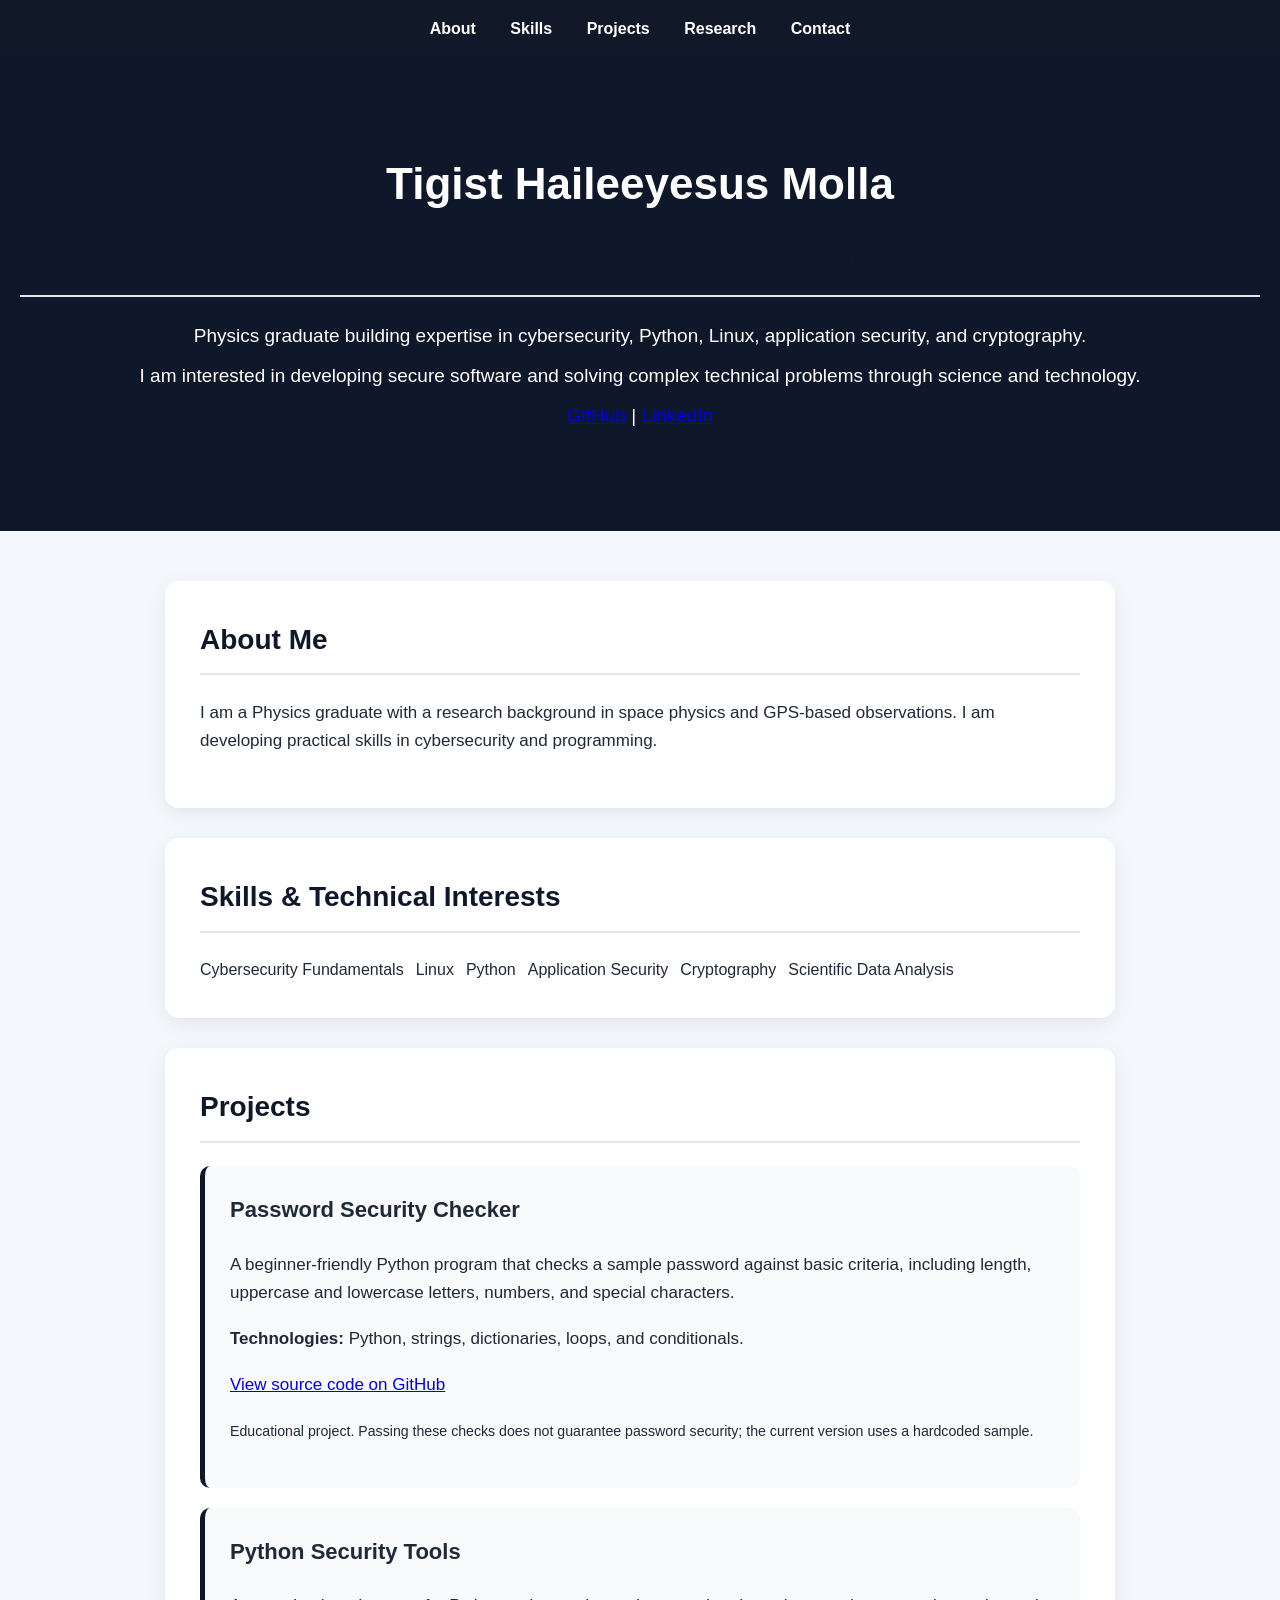
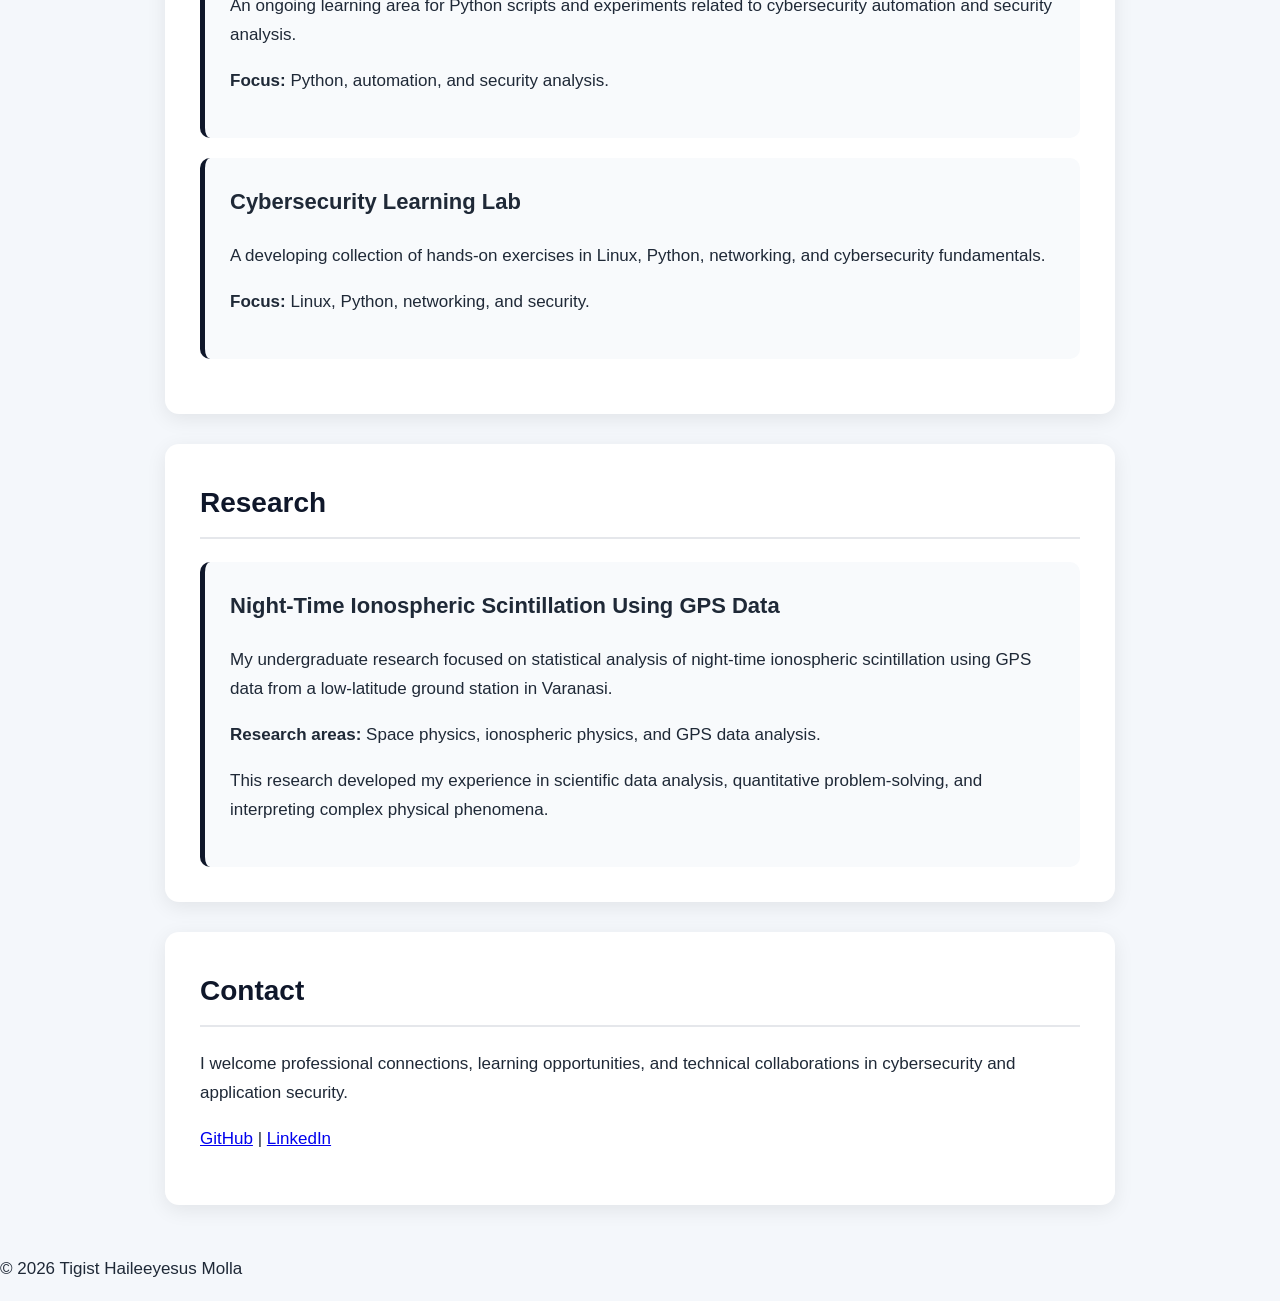
<file: index.html>
<!DOCTYPE html>
<html lang="en">
<head>
    <meta charset="UTF-8">
    <meta name="viewport" content="width=device-width, initial-scale=1.0">
    <meta name="description" content="Tigist Haileeyesus Molla's portfolio in cybersecurity, Python, Linux, application security, and cryptography.">
    <title>Tigist Haileeyesus Molla | Cybersecurity Portfolio</title>
    <link rel="stylesheet" href="style.css">
</head>

<body>

<nav>
    <a href="#about">About</a>
    <a href="#skills">Skills</a>
    <a href="#projects">Projects</a>
    <a href="#research">Research</a>
    <a href="#contact">Contact</a>
</nav>

<header>
    <h1>Tigist Haileeyesus Molla</h1>
    <h2>Cybersecurity &amp; Application Security</h2>

    <p>
        Physics graduate building expertise in cybersecurity,
        Python, Linux, application security, and cryptography.
    </p>

    <p>
        I am interested in developing secure software and
        solving complex technical problems through science and technology.
    </p>

    <p>
        <a href="https://github.com/tigistmolla" target="_blank" rel="noopener noreferrer">GitHub</a>
        |
        <a href="https://www.linkedin.com/in/tigist-molla-63ba55372" target="_blank" rel="noopener noreferrer">LinkedIn</a>
    </p>
</header>

<main>

    <section id="about">
        <h2>About Me</h2>
        <p>
            I am a Physics graduate with a research background in
            space physics and GPS-based observations. I am developing
            practical skills in cybersecurity and programming.
        </p>
    </section>

    <section id="skills">
        <h2>Skills &amp; Technical Interests</h2>
        <div class="skills">
            <span>Cybersecurity Fundamentals</span>
            <span>Linux</span>
            <span>Python</span>
            <span>Application Security</span>
            <span>Cryptography</span>
            <span>Scientific Data Analysis</span>
        </div>
    </section>

    <section id="projects">
        <h2>Projects</h2>

        <div class="project">
            <h3>Password Security Checker</h3>
            <p>
                A beginner-friendly Python program that checks a sample
                password against basic criteria, including length,
                uppercase and lowercase letters, numbers, and special characters.
            </p>
            <p><strong>Technologies:</strong> Python, strings, dictionaries, loops, and conditionals.</p>
            <p>
                <a href="https://github.com/tigistmolla/password-security-checker"
                   target="_blank" rel="noopener noreferrer">
                    View source code on GitHub
                </a>
            </p>
            <p><small>
                Educational project. Passing these checks does not guarantee
                password security; the current version uses a hardcoded sample.
            </small></p>
        </div>

        <div class="project">
            <h3>Python Security Tools</h3>
            <p>
                An ongoing learning area for Python scripts and experiments
                related to cybersecurity automation and security analysis.
            </p>
            <p><strong>Focus:</strong> Python, automation, and security analysis.</p>
        </div>

        <div class="project">
            <h3>Cybersecurity Learning Lab</h3>
            <p>
                A developing collection of hands-on exercises in Linux,
                Python, networking, and cybersecurity fundamentals.
            </p>
            <p><strong>Focus:</strong> Linux, Python, networking, and security.</p>
        </div>
    </section>

    <section id="research">
        <h2>Research</h2>

        <div class="project">
            <h3>Night-Time Ionospheric Scintillation Using GPS Data</h3>
            <p>
                My undergraduate research focused on statistical analysis
                of night-time ionospheric scintillation using GPS data from
                a low-latitude ground station in Varanasi.
            </p>
            <p>
                <strong>Research areas:</strong>
                Space physics, ionospheric physics, and GPS data analysis.
            </p>
            <p>
                This research developed my experience in scientific data
                analysis, quantitative problem-solving, and interpreting
                complex physical phenomena.
            </p>
        </div>
    </section>

    <section id="contact">
        <h2>Contact</h2>
        <p>
            I welcome professional connections, learning opportunities,
            and technical collaborations in cybersecurity and application security.
        </p>
        <p>
            <a href="https://github.com/tigistmolla" target="_blank" rel="noopener noreferrer">GitHub</a>
            |
            <a href="https://www.linkedin.com/in/tigist-molla-63ba55372" target="_blank" rel="noopener noreferrer">LinkedIn</a>
        </p>
    </section>

</main>

<footer>
    <p>&copy; 2026 Tigist Haileeyesus Molla</p>
</footer>

</body>
</html>
</file>
<file: style.css>
nav {
    background: #111827;
    text-align: center;
    padding: 15px;
}

nav a {
    color: white;
    text-decoration: none;
    margin: 0 15px;
    font-weight: bold;
}

nav a:hover {
    text-decoration: underline;
}body {
    font-family: Arial, sans-serif;
    margin: 0;
    background: #f4f7fb;
    color: #1f2937;
    line-height: 1.7;
}

nav {
    position: sticky;
    top: 0;
    z-index: 1000;
}

 header {
    background: #0f172a;
    color: white;
    text-align: center;
    padding: 90px 20px;
}

header h1 {
    font-size: 44px;
    margin: 0 0 15px;
}

header p {
    font-size: 19px;
    margin: 8px 0;
}

main {
    max-width: 950px;
    margin: 50px auto;
    padding: 0 20px;
}

section {
    background: white;
    margin-bottom: 30px;
    padding: 35px;
    border-radius: 14px;
    box-shadow: 0 5px 20px rgba(0, 0, 0, 0.08);
}

h2 {
    color: #0f172a;
    font-size: 28px;
    border-bottom: 2px solid #e5e7eb;
    padding-bottom: 10px;
    margin-top: 0;
}

p {
    font-size: 17px;
}

@media (max-width: 600px) {
    header {
        padding: 65px 20px;
    }

    header h1 {
        font-size: 31px;
    }

    header p {
        font-size: 16px;
    }

    section {
        padding: 25px;
    }header a {
    display: inline-block;
    background: white;
    color: #0f172a;
    padding: 10px 20px;
    margin: 10px 5px;
    border-radius: 8px;
    text-decoration: none;
    font-weight: bold;
}

header a:hover {
    background: #e5e7eb;
}
}#projects div {
    background: #f8fafc;
    padding: 25px;
    border-radius: 10px;
    border-left: 5px solid #0f172a;
margin-bottom: 20px;
}
#projects h3 {
    font-size: 22px;
    margin-top: 0;
}.skills {
    display: flex;
    flex-wrap: wrap;
    gap: 12px;
}

.skill {
    background: #0f172a;
    color: white;
    padding: 10px 16px;
    border-radius: 8px;
    font-weight: bold;
}#research div {
    background: #f8fafc;
    padding: 25px;
    border-radius: 10px;
    border-left: 5px solid #0f172a;
}

#research h3 {
    font-size: 22px;
    margin-top: 0;
}
</file>
